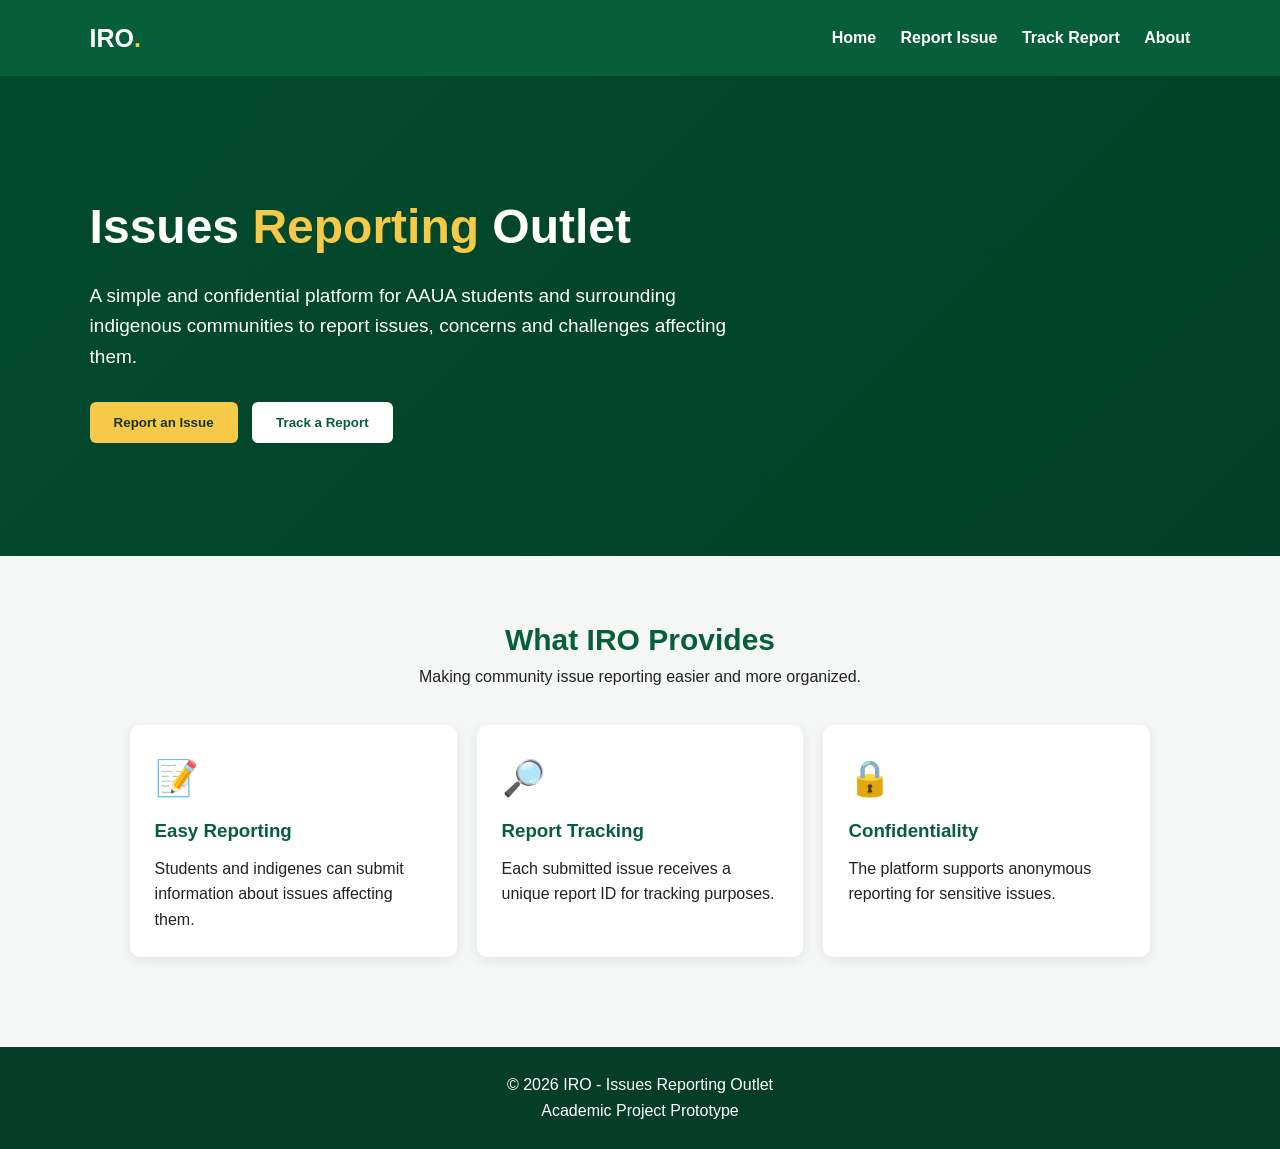
<file: index.html>
<!DOCTYPE html>
<html lang="en">
<head>
    <meta charset="UTF-8">
    <meta name="viewport" content="width=device-width, initial-scale=1.0">

    <title>IRO - Issues Reporting Outlet</title>

    <style>
        * {
            box-sizing: border-box;
            margin: 0;
            padding: 0;
        }

        body {
            font-family: Arial, sans-serif;
            background: #f4f7f5;
            color: #222;
            line-height: 1.6;
        }

        header {
            background: #075e3b;
            color: white;
            padding: 18px 7%;
            display: flex;
            justify-content: space-between;
            align-items: center;
            position: sticky;
            top: 0;
            z-index: 100;
        }

        .logo {
            font-size: 25px;
            font-weight: bold;
        }

        .logo span {
            color: #f7c948;
        }

        nav a {
            color: white;
            text-decoration: none;
            margin-left: 20px;
            cursor: pointer;
            font-weight: bold;
        }

        nav a:hover {
            color: #f7c948;
        }

        .hero {
            min-height: 480px;
            background:
                linear-gradient(rgba(0, 65, 40, 0.85),
                rgba(0, 65, 40, 0.85)),
                linear-gradient(135deg, #087f4e, #063d29);

            color: white;
            display: flex;
            align-items: center;
            padding: 60px 7%;
        }

        .hero-content {
            max-width: 750px;
        }

        .hero h1 {
            font-size: 48px;
            margin-bottom: 15px;
        }

        .hero h1 span {
            color: #f7c948;
        }

        .hero p {
            font-size: 19px;
            margin-bottom: 30px;
            max-width: 650px;
        }

        .btn {
            display: inline-block;
            border: none;
            padding: 13px 24px;
            border-radius: 6px;
            background: #f7c948;
            color: #17351f;
            font-weight: bold;
            cursor: pointer;
            text-decoration: none;
            margin-right: 10px;
        }

        .btn:hover {
            background: #e6b52f;
        }

        .btn-secondary {
            background: white;
            color: #075e3b;
        }

        .section {
            padding: 60px 7%;
            max-width: 1200px;
            margin: auto;
        }

        .section-title {
            text-align: center;
            margin-bottom: 35px;
        }

        .section-title h2 {
            color: #075e3b;
            font-size: 30px;
        }

        .cards {
            display: grid;
            grid-template-columns: repeat(3, 1fr);
            gap: 20px;
        }

        .card {
            background: white;
            padding: 25px;
            border-radius: 10px;
            box-shadow: 0 3px 12px rgba(0,0,0,0.08);
        }

        .card h3 {
            color: #075e3b;
            margin-bottom: 10px;
        }

        .icon {
            font-size: 35px;
            margin-bottom: 10px;
        }

        .form-container {
            max-width: 750px;
            margin: auto;
            background: white;
            padding: 35px;
            border-radius: 10px;
            box-shadow: 0 3px 15px rgba(0,0,0,0.08);
        }

        .form-group {
            margin-bottom: 18px;
        }

        label {
            display: block;
            font-weight: bold;
            margin-bottom: 7px;
        }

        input,
        select,
        textarea {
            width: 100%;
            padding: 12px;
            border: 1px solid #ccc;
            border-radius: 6px;
            font-size: 15px;
        }

        textarea {
            min-height: 130px;
            resize: vertical;
        }

        input:focus,
        select:focus,
        textarea:focus {
            outline: none;
            border-color: #075e3b;
        }

        .checkbox {
            display: flex;
            gap: 10px;
            align-items: center;
            margin: 15px 0;
        }

        .checkbox input {
            width: auto;
        }

        .hidden {
            display: none;
        }

        .success {
            background: #dff6e8;
            color: #075e3b;
            border-left: 5px solid #075e3b;
            padding: 18px;
            margin-top: 20px;
            border-radius: 5px;
        }

        .report-card {
            background: white;
            padding: 20px;
            margin-bottom: 15px;
            border-radius: 8px;
            box-shadow: 0 2px 8px rgba(0,0,0,0.08);
        }

        .report-card h3 {
            color: #075e3b;
        }

        .status {
            display: inline-block;
            background: #fff3cd;
            color: #856404;
            padding: 4px 10px;
            border-radius: 15px;
            font-size: 13px;
            margin-top: 8px;
        }

        .about-box {
            background: #e9f5ef;
            padding: 25px;
            border-radius: 10px;
            margin-top: 20px;
        }

        footer {
            background: #063d29;
            color: white;
            text-align: center;
            padding: 25px;
            margin-top: 30px;
        }

        .privacy {
            font-size: 13px;
            color: #555;
            margin-top: 15px;
            background: #f7f7f7;
            padding: 12px;
            border-radius: 5px;
        }

        @media (max-width: 768px) {

            header {
                flex-direction: column;
                gap: 12px;
            }

            nav a {
                margin: 0 6px;
                font-size: 14px;
            }

            .hero h1 {
                font-size: 35px;
            }

            .cards {
                grid-template-columns: 1fr;
            }

            .hero {
                min-height: 420px;
            }

            .form-container {
                padding: 22px;
            }
        }
    </style>
</head>

<body>

<header>
    <div class="logo">
        IRO<span>.</span>
    </div>

    <nav>
        <a onclick="showPage('home')">Home</a>
        <a onclick="showPage('report')">Report Issue</a>
        <a onclick="showPage('track')">Track Report</a>
        <a onclick="showPage('about')">About</a>
    </nav>
</header>


<!-- HOME PAGE -->
<section id="home" class="page">

    <div class="hero">
        <div class="hero-content">

            <h1>
                Issues <span>Reporting</span> Outlet
            </h1>

            <p>
                A simple and confidential platform for AAUA students
                and surrounding indigenous communities to report issues,
                concerns and challenges affecting them.
            </p>

            <button class="btn" onclick="showPage('report')">
                Report an Issue
            </button>

            <button class="btn btn-secondary"
                    onclick="showPage('track')">
                Track a Report
            </button>

        </div>
    </div>


    <div class="section">

        <div class="section-title">
            <h2>What IRO Provides</h2>
            <p>Making community issue reporting easier and more organized.</p>
        </div>

        <div class="cards">

            <div class="card">
                <div class="icon">📝</div>
                <h3>Easy Reporting</h3>
                <p>
                    Students and indigenes can submit information
                    about issues affecting them.
                </p>
            </div>

            <div class="card">
                <div class="icon">🔎</div>
                <h3>Report Tracking</h3>
                <p>
                    Each submitted issue receives a unique report ID
                    for tracking purposes.
                </p>
            </div>

            <div class="card">
                <div class="icon">🔒</div>
                <h3>Confidentiality</h3>
                <p>
                    The platform supports anonymous reporting for
                    sensitive issues.
                </p>
            </div>

        </div>

    </div>

</section>


<!-- REPORT PAGE -->
<section id="report" class="page hidden">

    <div class="section">

        <div class="section-title">
            <h2>Report an Issue</h2>
            <p>
                Please provide accurate information about the issue.
            </p>
        </div>

        <div class="form-container">

            <form id="reportForm">

                <div class="form-group">
                    <label>Who are you?</label>

                    <select id="respondentType" required>
                        <option value="">Select respondent type</option>
                        <option value="AAUA Student">AAUA Student</option>
                        <option value="Indigene">Indigene</option>
                    </select>
                </div>


                <div class="form-group">
                    <label>Community / Location</label>

                    <select id="location" required>
                        <option value="">Select location</option>
                        <option value="AAUA Campus">AAUA Campus</option>
                        <option value="Akungba-Akoko">Akungba-Akoko</option>
                        <option value="Iwaro">Iwaro</option>
                        <option value="Etioro">Etioro</option>
                        <option value="Ayegunle">Ayegunle</option>
                        <option value="Other">Other</option>
                    </select>
                </div>


                <div class="form-group">
                    <label>Issue Category</label>

                    <select id="category" required>
                        <option value="">Select category</option>
                        <option value="Security">Security</option>
                        <option value="Electricity">Electricity</option>
                        <option value="Water Supply">Water Supply</option>
                        <option value="Road / Transportation">
                            Road / Transportation
                        </option>
                        <option value="Environmental Sanitation">
                            Environmental Sanitation
                        </option>
                        <option value="Harassment">
                            Harassment
                        </option>
                        <option value="Academic / Student Affairs">
                            Academic / Student Affairs
                        </option>
                        <option value="Community Relations">
                            Community Relations
                        </option>
                        <option value="Other">Other</option>
                    </select>
                </div>


                <div class="form-group">
                    <label>Issue Title</label>

                    <input
                        type="text"
                        id="title"
                        placeholder="Enter a short title for the issue"
                        required>
                </div>


                <div class="form-group">
                    <label>Description of Issue</label>

                    <textarea
                        id="description"
                        placeholder="Describe the issue clearly..."
                        required>
                    </textarea>
                </div>


                <div class="form-group">
                    <label>How urgent is this issue?</label>

                    <select id="urgency" required>
                        <option value="">Select urgency</option>
                        <option value="Low">Low</option>
                        <option value="Medium">Medium</option>
                        <option value="High">High</option>
                        <option value="Critical">Critical</option>
                    </select>
                </div>


                <div class="form-group">
                    <label>Email (Optional)</label>

                    <input
                        type="email"
                        id="email"
                        placeholder="Enter email if you want feedback">
                </div>


                <div class="checkbox">

                    <input
                        type="checkbox"
                        id="anonymous"
                        onchange="toggleIdentity()">

                    <label for="anonymous">
                        Submit this report anonymously
                    </label>

                </div>


                <div id="identitySection">

                    <div class="form-group">

                        <label>Name (Optional)</label>

                        <input
                            type="text"
                            id="name"
                            placeholder="Enter your name">
                    </div>

                </div>


                <div class="privacy">
                    🔒 <strong>Privacy Notice:</strong>
                    Please avoid submitting unnecessary personal or
                    sensitive information. This prototype is intended
                    for academic demonstration.
                </div>


                <br>

                <button class="btn" type="submit">
                    Submit Report
                </button>

            </form>


            <div id="successMessage"></div>

        </div>

    </div>

</section>


<!-- TRACK PAGE -->
<section id="track" class="page hidden">

    <div class="section">

        <div class="section-title">
            <h2>Track a Report</h2>
            <p>
                Enter your report ID to check the current status.
            </p>
        </div>


        <div class="form-container">

            <div class="form-group">

                <label>Report ID</label>

                <input
                    type="text"
                    id="searchID"
                    placeholder="Example: IRO-123456">

            </div>

            <button class="btn" onclick="trackReport()">
                Search Report
            </button>

            <div id="trackingResult"></div>

        </div>


        <div id="allReports" class="form-container"
             style="margin-top:30px;">

            <h3 style="color:#075e3b;">
                Submitted Reports (Prototype)
            </h3>

            <br>

            <div id="reportList"></div>

        </div>

    </div>

</section>


<!-- ABOUT PAGE -->
<section id="about" class="page hidden">

    <div class="section">

        <div class="section-title">
            <h2>About IRO</h2>
        </div>

        <div class="about-box">

            <h3>Issues Reporting Outlet</h3>

            <br>

            <p>
                IRO is a proposed web-based platform designed to
                provide an organized channel for reporting issues
                affecting AAUA students and surrounding indigenous
                communities.
            </p>

            <br>

            <p>
                The communities considered in this project include
                Akungba-Akoko, Iwaro, Etioro and Ayegunle, as well as
                the AAUA student community.
            </p>

            <br>

            <h3>Project Objectives</h3>

            <ul>
                <li>Provide an accessible reporting channel.</li>
                <li>Improve communication between stakeholders.</li>
                <li>Allow submitted reports to be tracked.</li>
                <li>Support anonymous reporting.</li>
                <li>Improve documentation of community issues.</li>
            </ul>

        </div>

    </div>

</section>


<footer>

    <p>
        © 2026 IRO - Issues Reporting Outlet
    </p>

    <p>
        Academic Project Prototype
    </p>

</footer>


<script>

    // Show selected page
    function showPage(pageID) {

        const pages = document.querySelectorAll(".page");

        pages.forEach(page => {
            page.classList.add("hidden");
        });

        document.getElementById(pageID)
            .classList.remove("hidden");

        window.scrollTo({
            top: 0,
            behavior: "smooth"
        });

        if (pageID === "track") {
            displayReports();
        }
    }


    // Generate report ID
    function generateReportID() {

        const randomNumber =
            Math.floor(100000 + Math.random() * 900000);

        return "IRO-" + randomNumber;
    }


    // Anonymous reporting
    function toggleIdentity() {

        const anonymous =
            document.getElementById("anonymous").checked;

        const identity =
            document.getElementById("identitySection");

        if (anonymous) {
            identity.style.display = "none";
        } else {
            identity.style.display = "block";
        }
    }


    // Submit report
    document.getElementById("reportForm")
        .addEventListener("submit", function(event) {

        event.preventDefault();

        const reportID = generateReportID();

        const anonymous =
            document.getElementById("anonymous").checked;

        const report = {

            id: reportID,

            respondent:
                document.getElementById("respondentType").value,

            location:
                document.getElementById("location").value,

            category:
                document.getElementById("category").value,

            title:
                document.getElementById("title").value,

            description:
                document.getElementById("description").value,

            urgency:
                document.getElementById("urgency").value,

            email:
                document.getElementById("email").value,

            name:
                anonymous
                    ? "Anonymous"
                    : document.getElementById("name").value,

            status: "Pending",

            date:
                new Date().toLocaleString()

        };


        let reports =
            JSON.parse(localStorage.getItem("iroReports")) || [];


        reports.push(report);


        localStorage.setItem(
            "iroReports",
            JSON.stringify(reports)
        );


        document.getElementById("successMessage")
            .innerHTML = `

                <div class="success">

                    <strong>Report submitted successfully!</strong>

                    <p>
                        Your Report ID is:
                        <strong>${reportID}</strong>
                    </p>

                    <p>
                        Please save this ID so you can track
                        your report later.
                    </p>

                </div>
            `;


        document.getElementById("reportForm").reset();

        document.getElementById("identitySection")
            .style.display = "block";

    });


    // Track report
    function trackReport() {

        const searchID =
            document.getElementById("searchID")
                .value
                .trim()
                .toUpperCase();

        const reports =
            JSON.parse(localStorage.getItem("iroReports")) || [];

        const report =
            reports.find(item =>
                item.id === searchID
            );


        const result =
            document.getElementById("trackingResult");


        if (!report) {

            result.innerHTML = `

                <div class="success"
                     style="border-color:#b02a37;
                            color:#842029;
                            background:#f8d7da;">

                    No report was found with ID
                    <strong>${searchID}</strong>.

                </div>

            `;

            return;
        }


        result.innerHTML = `

            <div class="report-card"
                 style="margin-top:20px;">

                <h3>${report.title}</h3>

                <p>
                    <strong>Report ID:</strong>
                    ${report.id}
                </p>

                <p>
                    <strong>Category:</strong>
                    ${report.category}
                </p>

                <p>
                    <strong>Location:</strong>
                    ${report.location}
                </p>

                <p>
                    <strong>Urgency:</strong>
                    ${report.urgency}
                </p>

                <p>
                    <strong>Date:</strong>
                    ${report.date}
                </p>

                <span class="status">
                    ${report.status}
                </span>

            </div>

        `;
    }


    // Display reports
    function displayReports() {

        const reports =
            JSON.parse(localStorage.getItem("iroReports")) || [];

        const list =
            document.getElementById("reportList");


        if (reports.length === 0) {

            list.innerHTML =
                "<p>No reports have been submitted yet.</p>";

            return;
        }


        list.innerHTML = "";


        reports.forEach(report => {

            const card =
                document.createElement("div");

            card.className = "report-card";


            card.innerHTML = `

                <h3>${report.title}</h3>

                <p>
                    <strong>ID:</strong>
                    ${report.id}
                </p>

                <p>
                    <strong>Category:</strong>
                    ${report.category}
                </p>

                <p>
                    <strong>Location:</strong>
                    ${report.location}
                </p>

                <p>
                    <strong>Respondent:</strong>
                    ${report.respondent}
                </p>

                <span class="status">
                    ${report.status}
                </span>

            `;


            list.appendChild(card);

        });

    }


    // Load reports when page opens
    displayReports();

</script>

</body>
</html>
</file>
